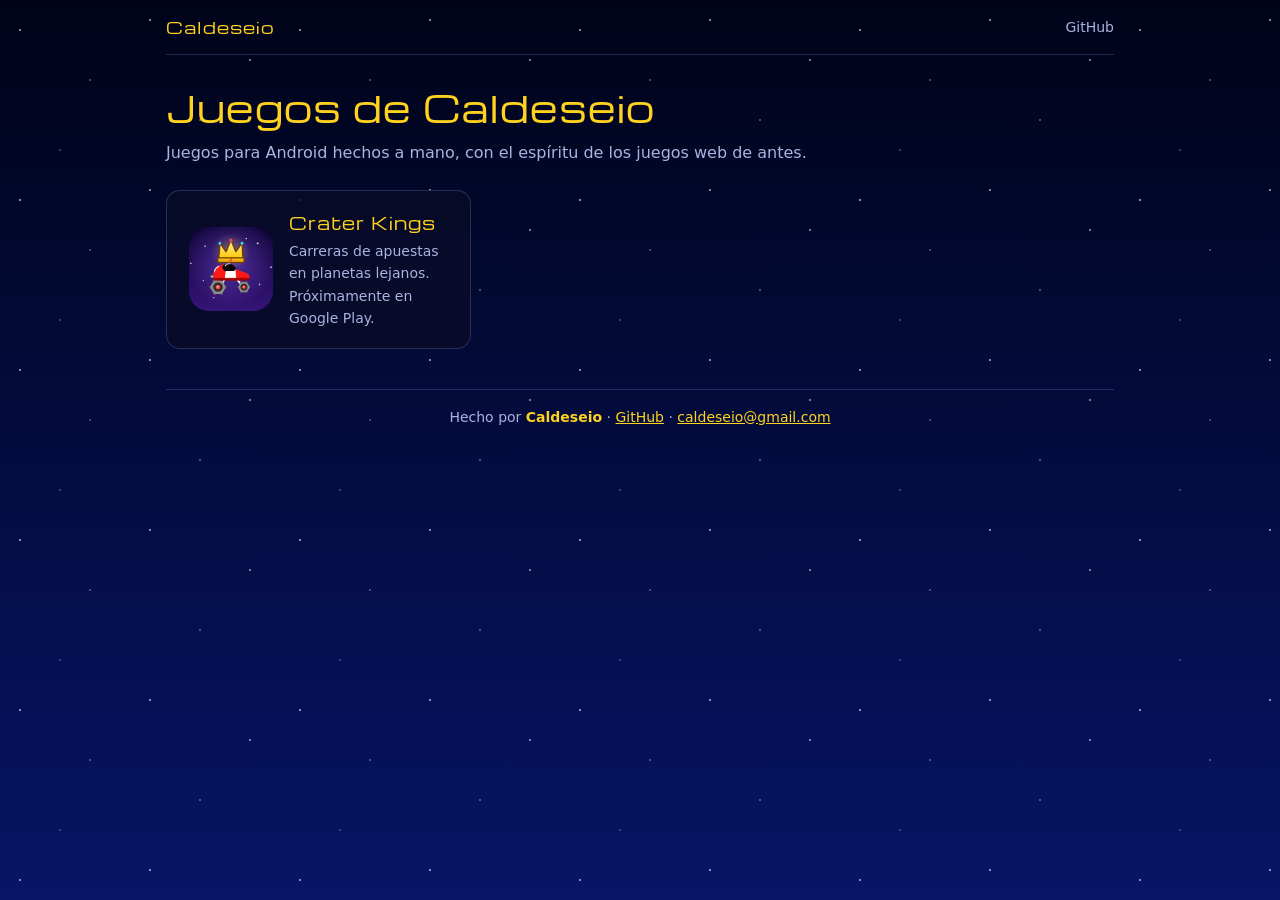
<file: index.html>
<!doctype html>
<html lang="es">
<head>
<meta charset="utf-8">
<meta name="viewport" content="width=device-width, initial-scale=1">
<title>Juegos de Caldeseio</title>
<meta name="description" content="Juegos para Android hechos por Caldeseio.">
<link rel="icon" type="image/png" href="favicon.png">
<link rel="stylesheet" href="estilo.css">
</head>
<body>
<div class="page">
  <header class="bar">
    <a class="brand" href="./">Caldeseio</a>
    <nav><a href="https://github.com/Caldeseio">GitHub</a></nav>
  </header>

  <main>
    <h1 class="title">Juegos de Caldeseio</h1>
    <p class="lead">Juegos para Android hechos a mano, con el espíritu de los juegos web de antes.</p>

    <div class="games">
      <a class="game panel" href="crater-kings/">
        <img src="crater-kings/img/icono.png" width="84" height="84" alt="">
        <div>
          <h3>Crater Kings</h3>
          <p>Carreras de apuestas en planetas lejanos. Próximamente en Google Play.</p>
        </div>
      </a>
    </div>
  </main>

  <footer>
    Hecho por <b>Caldeseio</b> ·
    <a href="https://github.com/Caldeseio">GitHub</a> ·
    <a href="mailto:caldeseio@gmail.com">caldeseio@gmail.com</a>
  </footer>
</div>
</body>
</html>
</file>
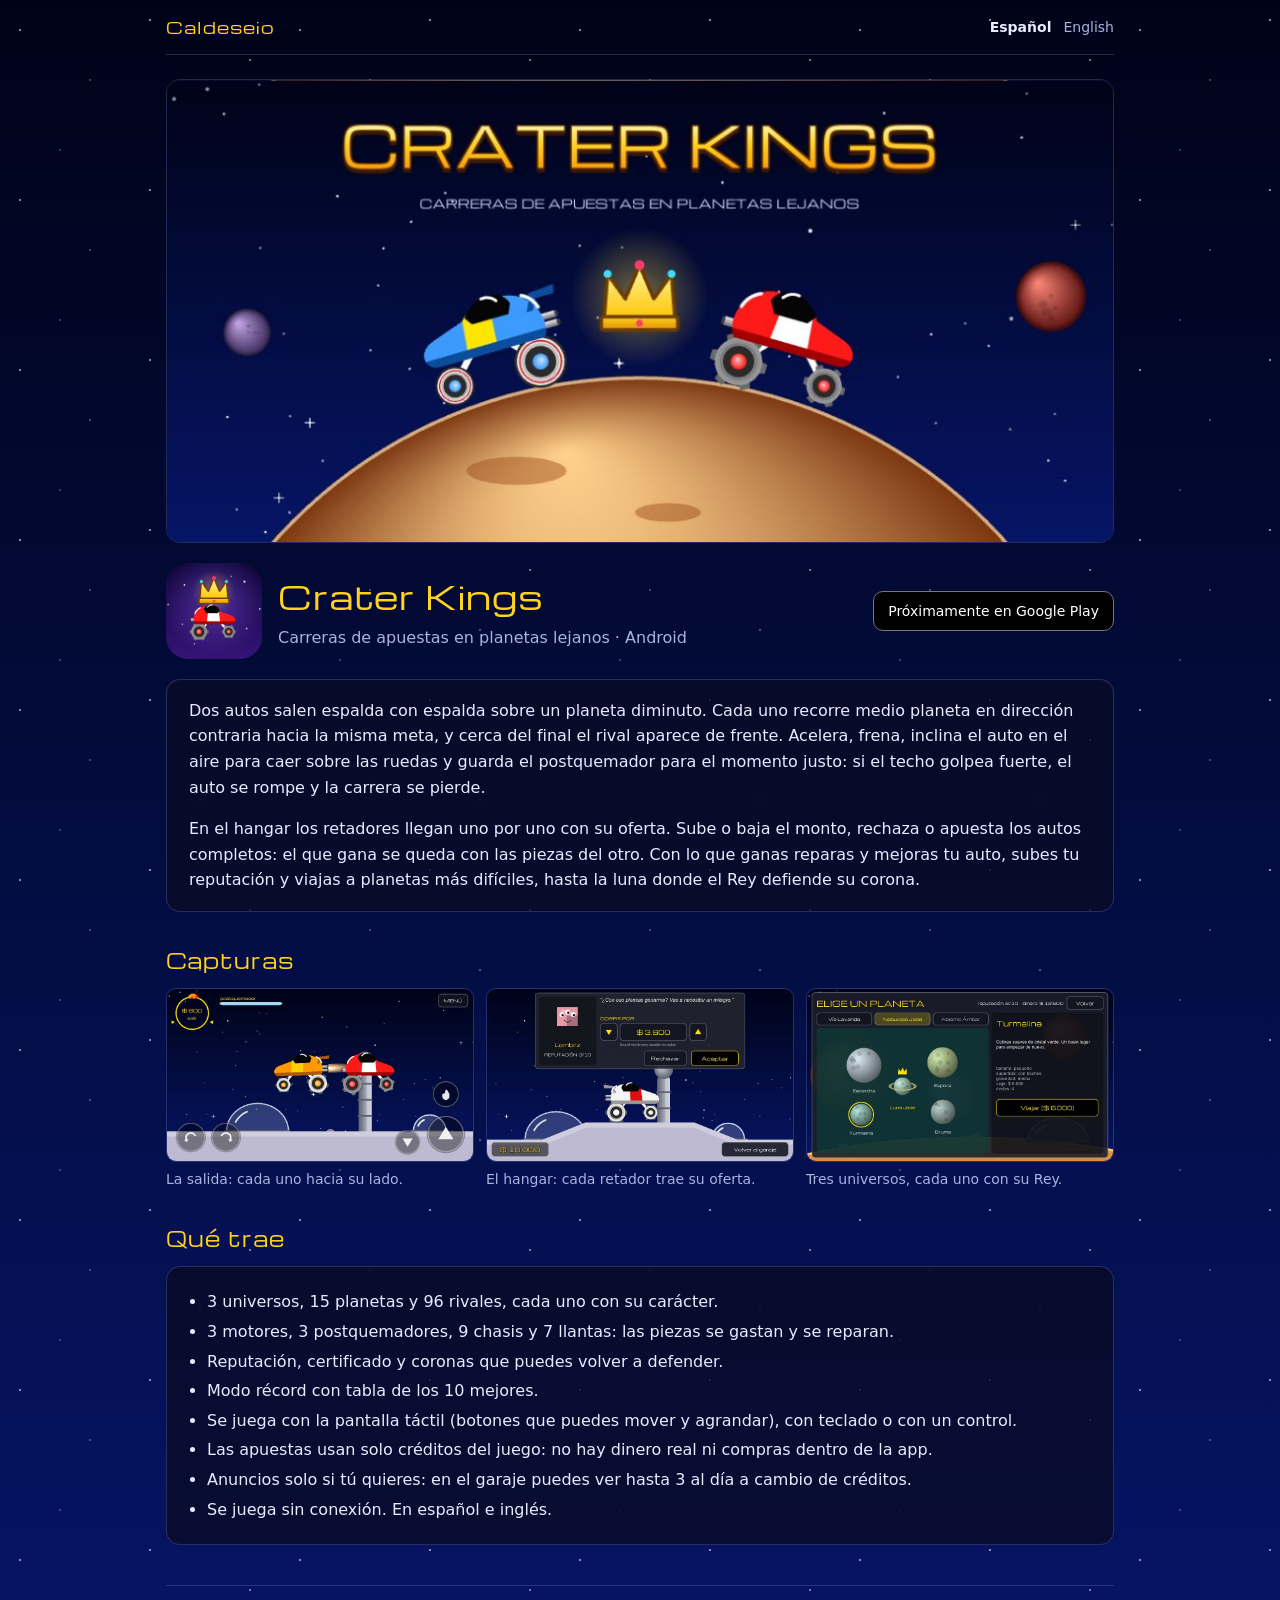
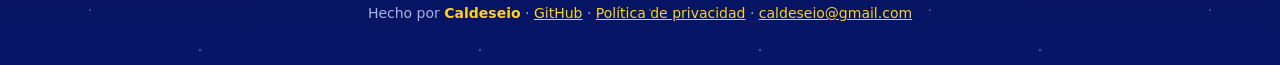
<file: crater-kings/index.html>
<!doctype html>
<html lang="es">
<head>
<meta charset="utf-8">
<meta name="viewport" content="width=device-width, initial-scale=1">
<title>Crater Kings · carreras de apuestas en planetas lejanos</title>
<meta name="description" content="Juego de carreras para Android: dos autos espalda con espalda en un planeta diminuto, cada uno por su lado. Apuesta créditos del juego, mejora tu auto y gánale la corona al Rey.">
<meta property="og:title" content="Crater Kings">
<meta property="og:description" content="Carreras de apuestas en planetas lejanos, para Android.">
<meta property="og:image" content="https://caldeseio.github.io/crater-kings/img/destacado.jpg">
<link rel="alternate" hreflang="es" href="https://caldeseio.github.io/crater-kings/">
<link rel="alternate" hreflang="en" href="https://caldeseio.github.io/crater-kings/en/">
<link rel="icon" type="image/png" href="../favicon.png">
<link rel="stylesheet" href="../estilo.css">
</head>
<body>
<div class="page">
  <header class="bar">
    <a class="brand" href="../">Caldeseio</a>
    <nav><a class="on" href="./">Español</a><a href="en/" lang="en">English</a></nav>
  </header>

  <main>
    <div class="hero"><img src="img/destacado.jpg" width="960" height="469" alt="Dos autos espalda con espalda sobre un planeta pequeño, con una corona entre ellos"></div>

    <section class="app">
      <img src="img/icono.png" width="96" height="96" alt="">
      <div>
        <h1>Crater Kings</h1>
        <p>Carreras de apuestas en planetas lejanos · Android</p>
      </div>
      <span class="badge">Próximamente en Google Play</span>
    </section>

    <section class="panel">
      <p>Dos autos salen espalda con espalda sobre un planeta diminuto. Cada uno recorre medio planeta en dirección contraria hacia la misma meta, y cerca del final el rival aparece de frente. Acelera, frena, inclina el auto en el aire para caer sobre las ruedas y guarda el postquemador para el momento justo: si el techo golpea fuerte, el auto se rompe y la carrera se pierde.</p>
      <p>En el hangar los retadores llegan uno por uno con su oferta. Sube o baja el monto, rechaza o apuesta los autos completos: el que gana se queda con las piezas del otro. Con lo que ganas reparas y mejoras tu auto, subes tu reputación y viajas a planetas más difíciles, hasta la luna donde el Rey defiende su corona.</p>
    </section>

    <h2>Capturas</h2>
    <div class="shots">
      <figure><img src="img/carrera.jpg" width="960" height="540" alt="La salida de una carrera: un auto naranja y uno rojo, espalda con espalda"><figcaption>La salida: cada uno hacia su lado.</figcaption></figure>
      <figure><img src="img/hangar.jpg" width="960" height="540" alt="El hangar: un retador ofrece una apuesta de 3.600 créditos"><figcaption>El hangar: cada retador trae su oferta.</figcaption></figure>
      <figure><img src="img/planetas.jpg" width="960" height="540" alt="El mapa de la Nebulosa Jade con sus planetas y su luna"><figcaption>Tres universos, cada uno con su Rey.</figcaption></figure>
    </div>

    <h2>Qué trae</h2>
    <ul class="features panel">
      <li>3 universos, 15 planetas y 96 rivales, cada uno con su carácter.</li>
      <li>3 motores, 3 postquemadores, 9 chasis y 7 llantas: las piezas se gastan y se reparan.</li>
      <li>Reputación, certificado y coronas que puedes volver a defender.</li>
      <li>Modo récord con tabla de los 10 mejores.</li>
      <li>Se juega con la pantalla táctil (botones que puedes mover y agrandar), con teclado o con un control.</li>
      <li>Las apuestas usan solo créditos del juego: no hay dinero real ni compras dentro de la app.</li>
      <li>Anuncios solo si tú quieres: en el garaje puedes ver hasta 3 al día a cambio de créditos.</li>
      <li>Se juega sin conexión. En español e inglés.</li>
    </ul>
  </main>

  <footer>
    Hecho por <b>Caldeseio</b> ·
    <a href="https://github.com/Caldeseio">GitHub</a> ·
    <a href="privacidad.html">Política de privacidad</a> ·
    <a href="mailto:caldeseio@gmail.com">caldeseio@gmail.com</a>
  </footer>
</div>
</body>
</html>
</file>
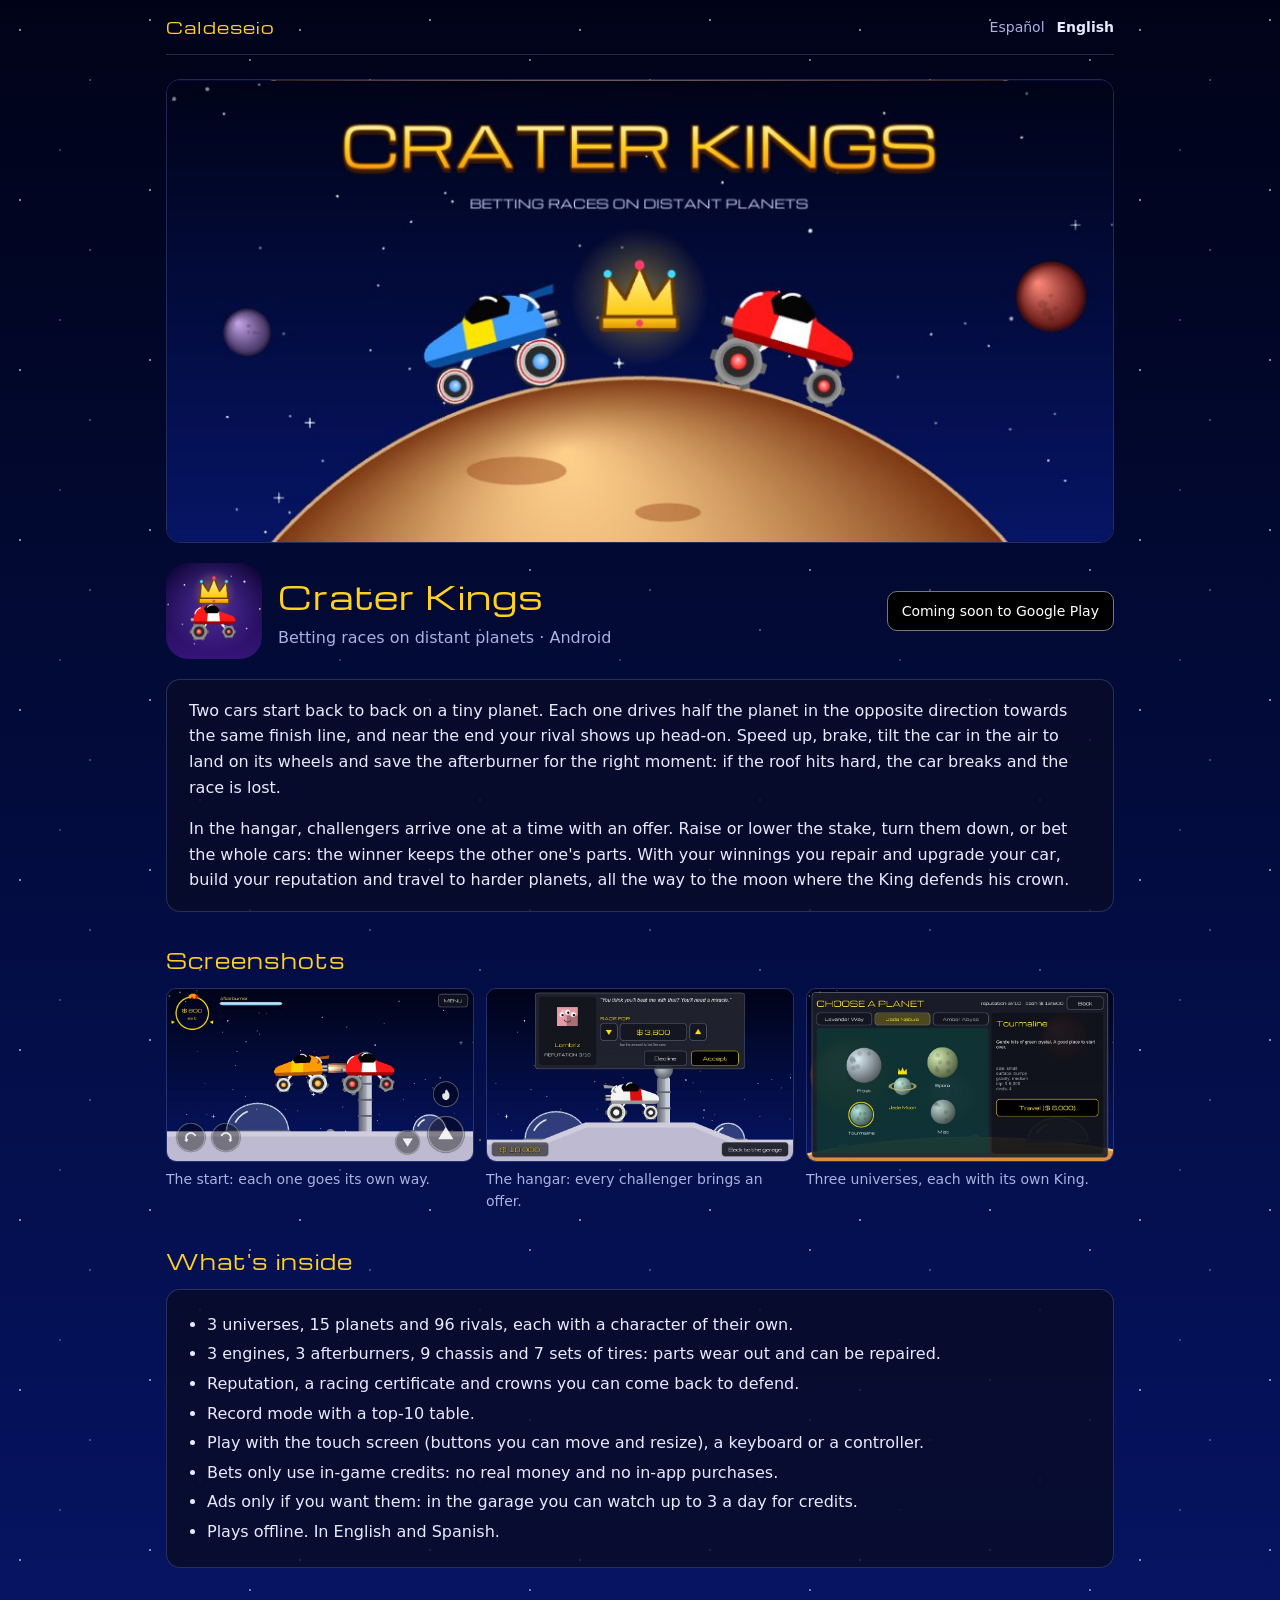
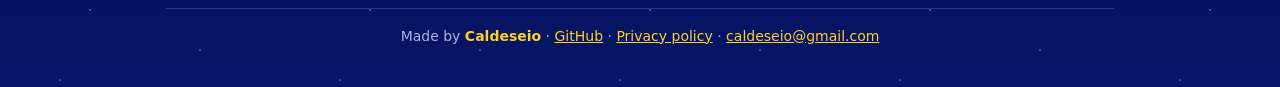
<file: crater-kings/en/index.html>
<!doctype html>
<html lang="en">
<head>
<meta charset="utf-8">
<meta name="viewport" content="width=device-width, initial-scale=1">
<title>Crater Kings · betting races on distant planets</title>
<meta name="description" content="A racing game for Android: two cars back to back on a tiny planet, each going its own way. Bet in-game credits, upgrade your car and take the crown from the King.">
<meta property="og:title" content="Crater Kings">
<meta property="og:description" content="Betting races on distant planets, for Android.">
<meta property="og:image" content="https://caldeseio.github.io/crater-kings/img/en/destacado.jpg">
<link rel="alternate" hreflang="es" href="https://caldeseio.github.io/crater-kings/">
<link rel="alternate" hreflang="en" href="https://caldeseio.github.io/crater-kings/en/">
<link rel="icon" type="image/png" href="../../favicon.png">
<link rel="stylesheet" href="../../estilo.css">
</head>
<body>
<div class="page">
  <header class="bar">
    <a class="brand" href="../../">Caldeseio</a>
    <nav><a href="../" lang="es">Español</a><a class="on" href="./">English</a></nav>
  </header>

  <main>
    <div class="hero"><img src="../img/en/destacado.jpg" width="960" height="469" alt="Two cars back to back on a small planet, with a crown between them"></div>

    <section class="app">
      <img src="../img/icono.png" width="96" height="96" alt="">
      <div>
        <h1>Crater Kings</h1>
        <p>Betting races on distant planets · Android</p>
      </div>
      <span class="badge">Coming soon to Google Play</span>
    </section>

    <section class="panel">
      <p>Two cars start back to back on a tiny planet. Each one drives half the planet in the opposite direction towards the same finish line, and near the end your rival shows up head-on. Speed up, brake, tilt the car in the air to land on its wheels and save the afterburner for the right moment: if the roof hits hard, the car breaks and the race is lost.</p>
      <p>In the hangar, challengers arrive one at a time with an offer. Raise or lower the stake, turn them down, or bet the whole cars: the winner keeps the other one's parts. With your winnings you repair and upgrade your car, build your reputation and travel to harder planets, all the way to the moon where the King defends his crown.</p>
    </section>

    <h2>Screenshots</h2>
    <div class="shots">
      <figure><img src="../img/en/carrera.jpg" width="960" height="540" alt="The start of a race: an orange car and a red one, back to back"><figcaption>The start: each one goes its own way.</figcaption></figure>
      <figure><img src="../img/en/hangar.jpg" width="960" height="540" alt="The hangar: a challenger offers a bet of 3,600 credits"><figcaption>The hangar: every challenger brings an offer.</figcaption></figure>
      <figure><img src="../img/en/planetas.jpg" width="960" height="540" alt="The map of the Jade Nebula with its planets and its moon"><figcaption>Three universes, each with its own King.</figcaption></figure>
    </div>

    <h2>What's inside</h2>
    <ul class="features panel">
      <li>3 universes, 15 planets and 96 rivals, each with a character of their own.</li>
      <li>3 engines, 3 afterburners, 9 chassis and 7 sets of tires: parts wear out and can be repaired.</li>
      <li>Reputation, a racing certificate and crowns you can come back to defend.</li>
      <li>Record mode with a top-10 table.</li>
      <li>Play with the touch screen (buttons you can move and resize), a keyboard or a controller.</li>
      <li>Bets only use in-game credits: no real money and no in-app purchases.</li>
      <li>Ads only if you want them: in the garage you can watch up to 3 a day for credits.</li>
      <li>Plays offline. In English and Spanish.</li>
    </ul>
  </main>

  <footer>
    Made by <b>Caldeseio</b> ·
    <a href="https://github.com/Caldeseio">GitHub</a> ·
    <a href="../privacidad.html#en">Privacy policy</a> ·
    <a href="mailto:caldeseio@gmail.com">caldeseio@gmail.com</a>
  </footer>
</div>
</body>
</html>
</file>
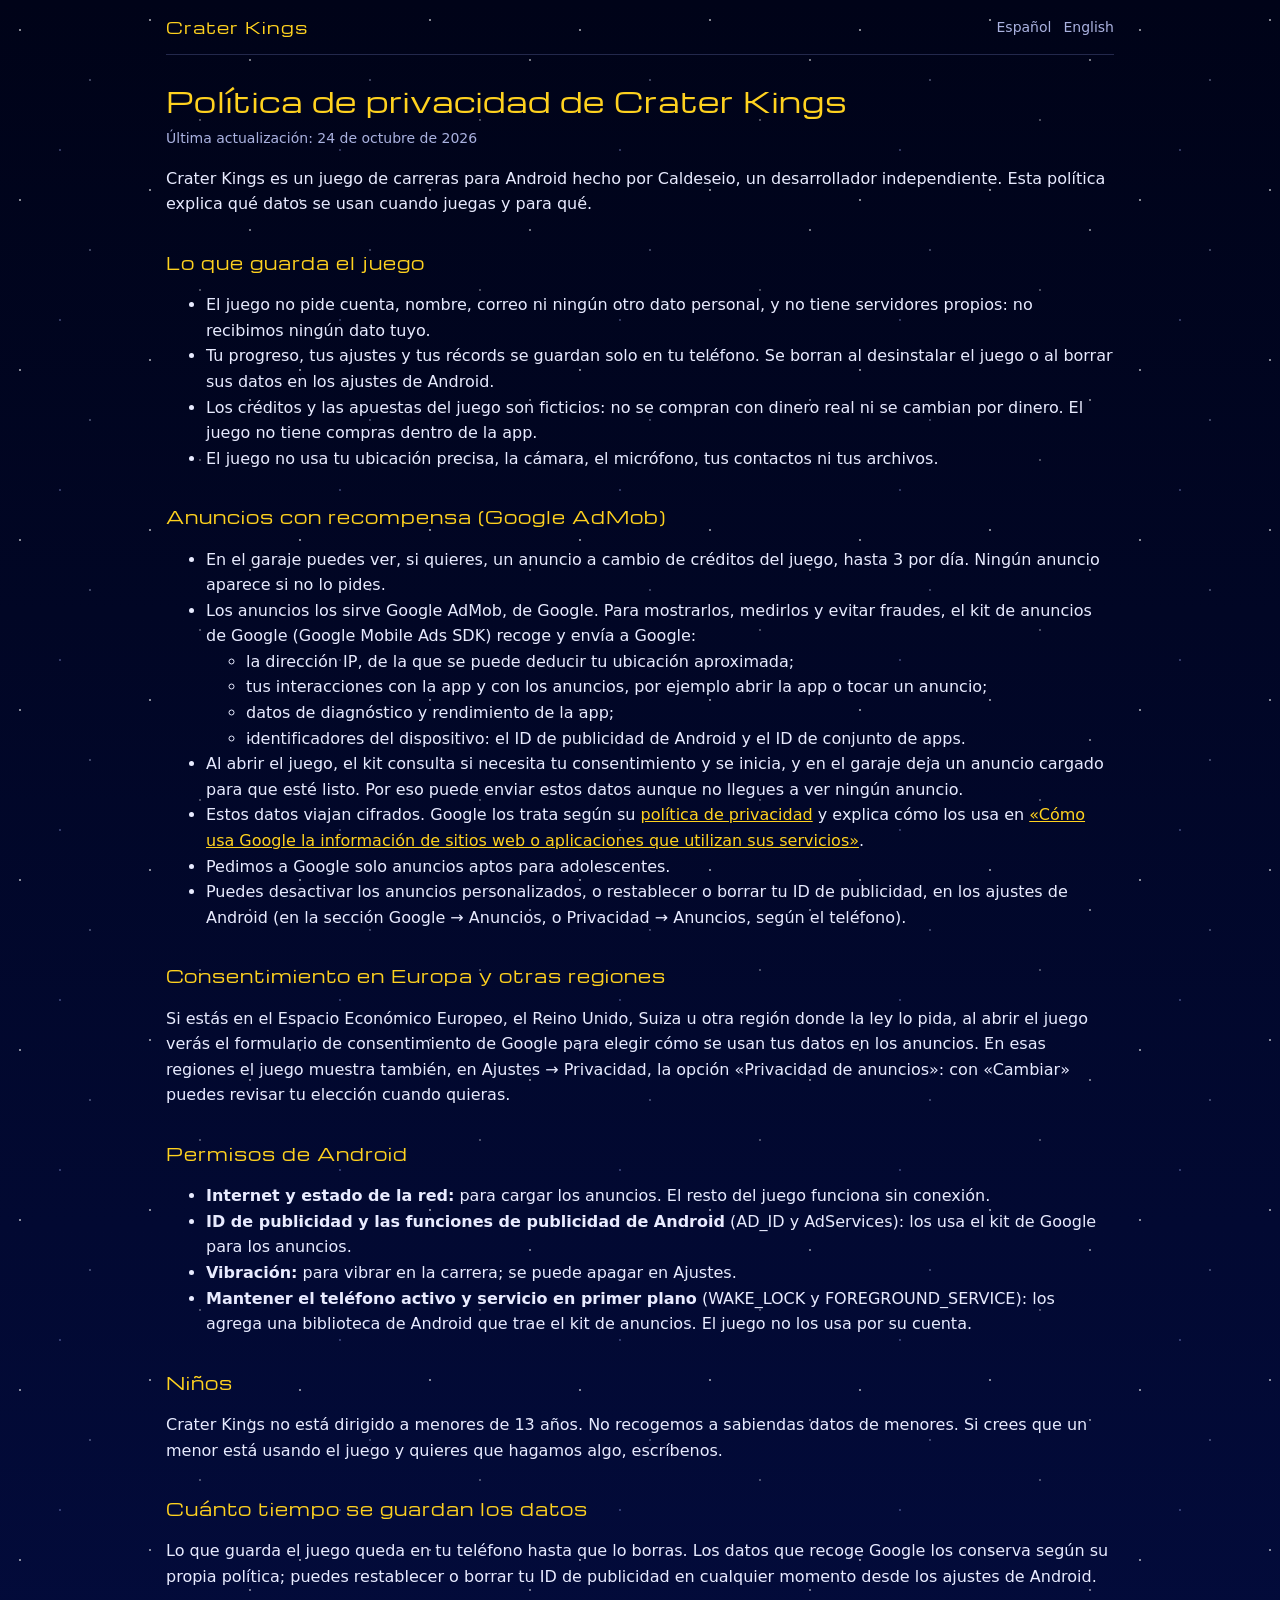
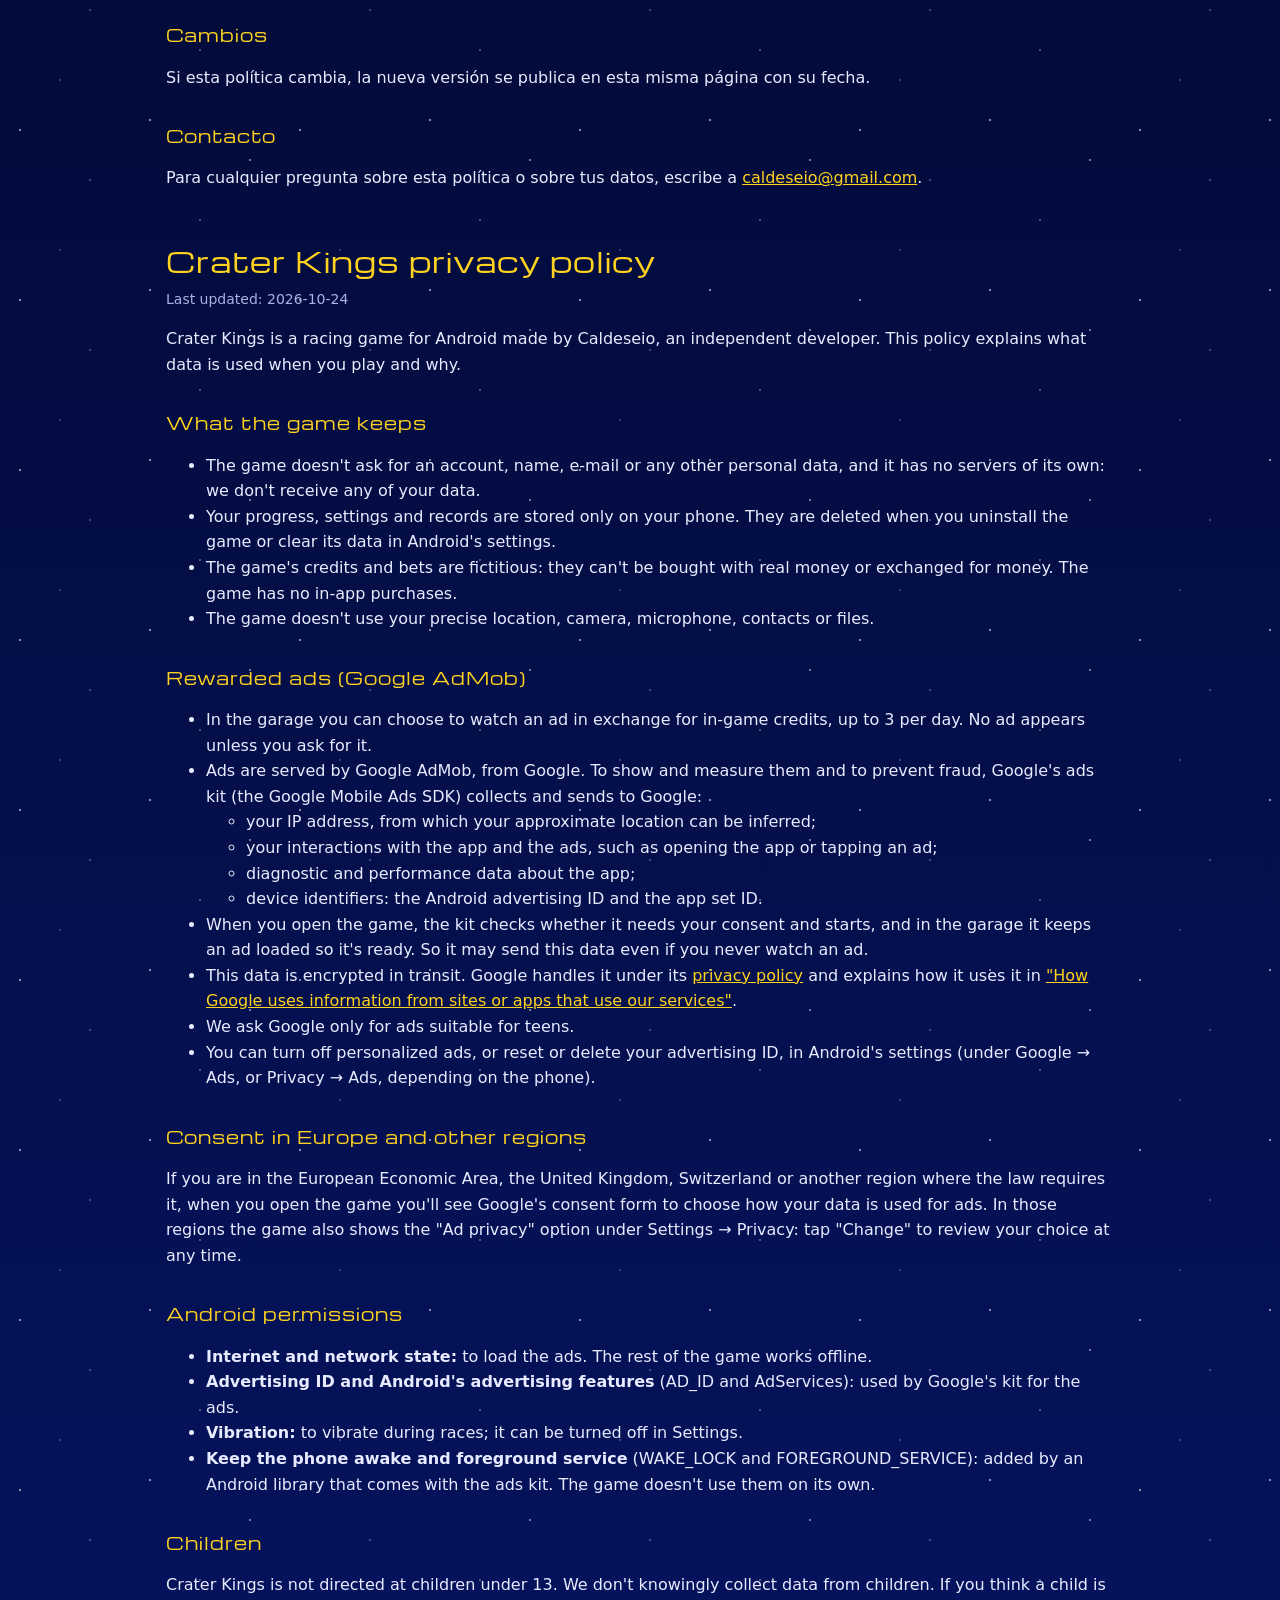
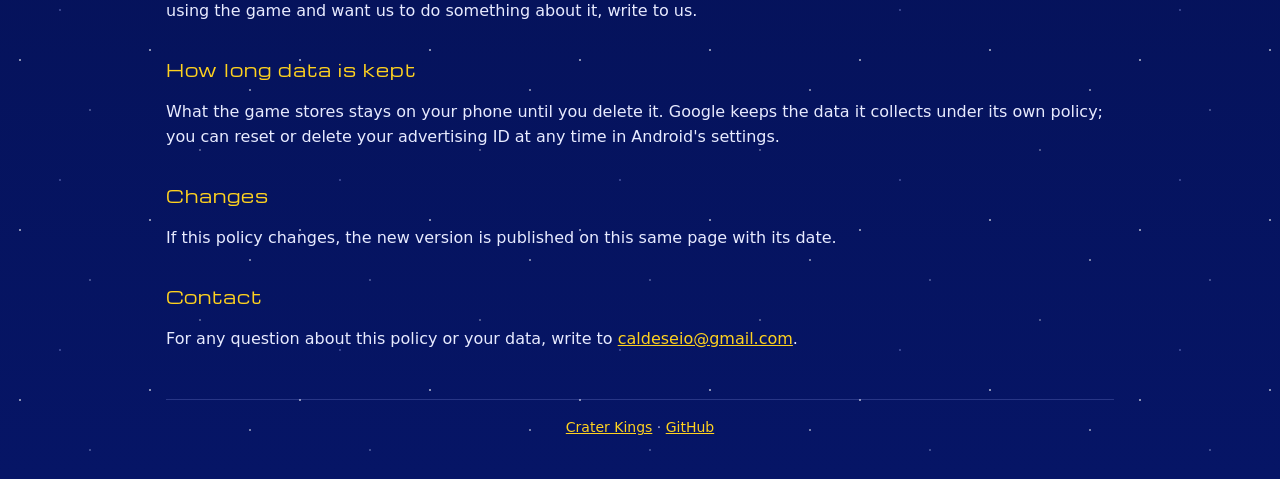
<file: crater-kings/privacidad.html>
<!doctype html>
<html lang="es">
<head>
<meta charset="utf-8">
<meta name="viewport" content="width=device-width, initial-scale=1">
<title>Crater Kings · Política de privacidad / Privacy policy</title>
<meta name="description" content="Política de privacidad del juego Crater Kings para Android. Privacy policy of the Crater Kings game for Android.">
<link rel="icon" type="image/png" href="../favicon.png">
<link rel="stylesheet" href="../estilo.css">
</head>
<body>
<div class="page legal">
  <header class="bar">
    <a class="brand" href="./">Crater Kings</a>
    <nav><a href="#es">Español</a><a href="#en" lang="en">English</a></nav>
  </header>

  <main>
    <section id="es">
      <h1>Política de privacidad de Crater Kings</h1>
      <p class="date">Última actualización: 24 de octubre de 2026</p>
      <p>Crater Kings es un juego de carreras para Android hecho por Caldeseio, un desarrollador independiente. Esta política explica qué datos se usan cuando juegas y para qué.</p>

      <h2>Lo que guarda el juego</h2>
      <ul>
        <li>El juego no pide cuenta, nombre, correo ni ningún otro dato personal, y no tiene servidores propios: no recibimos ningún dato tuyo.</li>
        <li>Tu progreso, tus ajustes y tus récords se guardan solo en tu teléfono. Se borran al desinstalar el juego o al borrar sus datos en los ajustes de Android.</li>
        <li>Los créditos y las apuestas del juego son ficticios: no se compran con dinero real ni se cambian por dinero. El juego no tiene compras dentro de la app.</li>
        <li>El juego no usa tu ubicación precisa, la cámara, el micrófono, tus contactos ni tus archivos.</li>
      </ul>

      <h2>Anuncios con recompensa (Google AdMob)</h2>
      <ul>
        <li>En el garaje puedes ver, si quieres, un anuncio a cambio de créditos del juego, hasta 3 por día. Ningún anuncio aparece si no lo pides.</li>
        <li>Los anuncios los sirve Google AdMob, de Google. Para mostrarlos, medirlos y evitar fraudes, el kit de anuncios de Google (Google Mobile Ads SDK) recoge y envía a Google:
          <ul>
            <li>la dirección IP, de la que se puede deducir tu ubicación aproximada;</li>
            <li>tus interacciones con la app y con los anuncios, por ejemplo abrir la app o tocar un anuncio;</li>
            <li>datos de diagnóstico y rendimiento de la app;</li>
            <li>identificadores del dispositivo: el ID de publicidad de Android y el ID de conjunto de apps.</li>
          </ul>
        </li>
        <li>Al abrir el juego, el kit consulta si necesita tu consentimiento y se inicia, y en el garaje deja un anuncio cargado para que esté listo. Por eso puede enviar estos datos aunque no llegues a ver ningún anuncio.</li>
        <li>Estos datos viajan cifrados. Google los trata según su <a href="https://policies.google.com/privacy">política de privacidad</a> y explica cómo los usa en <a href="https://policies.google.com/technologies/partner-sites">«Cómo usa Google la información de sitios web o aplicaciones que utilizan sus servicios»</a>.</li>
        <li>Pedimos a Google solo anuncios aptos para adolescentes.</li>
        <li>Puedes desactivar los anuncios personalizados, o restablecer o borrar tu ID de publicidad, en los ajustes de Android (en la sección Google → Anuncios, o Privacidad → Anuncios, según el teléfono).</li>
      </ul>

      <h2>Consentimiento en Europa y otras regiones</h2>
      <p>Si estás en el Espacio Económico Europeo, el Reino Unido, Suiza u otra región donde la ley lo pida, al abrir el juego verás el formulario de consentimiento de Google para elegir cómo se usan tus datos en los anuncios. En esas regiones el juego muestra también, en Ajustes → Privacidad, la opción «Privacidad de anuncios»: con «Cambiar» puedes revisar tu elección cuando quieras.</p>

      <h2>Permisos de Android</h2>
      <ul>
        <li><b>Internet y estado de la red:</b> para cargar los anuncios. El resto del juego funciona sin conexión.</li>
        <li><b>ID de publicidad y las funciones de publicidad de Android</b> (AD_ID y AdServices): los usa el kit de Google para los anuncios.</li>
        <li><b>Vibración:</b> para vibrar en la carrera; se puede apagar en Ajustes.</li>
        <li><b>Mantener el teléfono activo y servicio en primer plano</b> (WAKE_LOCK y FOREGROUND_SERVICE): los agrega una biblioteca de Android que trae el kit de anuncios. El juego no los usa por su cuenta.</li>
      </ul>

      <h2>Niños</h2>
      <p>Crater Kings no está dirigido a menores de 13 años. No recogemos a sabiendas datos de menores. Si crees que un menor está usando el juego y quieres que hagamos algo, escríbenos.</p>

      <h2>Cuánto tiempo se guardan los datos</h2>
      <p>Lo que guarda el juego queda en tu teléfono hasta que lo borras. Los datos que recoge Google los conserva según su propia política; puedes restablecer o borrar tu ID de publicidad en cualquier momento desde los ajustes de Android.</p>

      <h2>Cambios</h2>
      <p>Si esta política cambia, la nueva versión se publica en esta misma página con su fecha.</p>

      <h2>Contacto</h2>
      <p>Para cualquier pregunta sobre esta política o sobre tus datos, escribe a <a href="mailto:caldeseio@gmail.com">caldeseio@gmail.com</a>.</p>
    </section>

    <section id="en" lang="en">
      <h1>Crater Kings privacy policy</h1>
      <p class="date">Last updated: 2026-10-24</p>
      <p>Crater Kings is a racing game for Android made by Caldeseio, an independent developer. This policy explains what data is used when you play and why.</p>

      <h2>What the game keeps</h2>
      <ul>
        <li>The game doesn't ask for an account, name, e-mail or any other personal data, and it has no servers of its own: we don't receive any of your data.</li>
        <li>Your progress, settings and records are stored only on your phone. They are deleted when you uninstall the game or clear its data in Android's settings.</li>
        <li>The game's credits and bets are fictitious: they can't be bought with real money or exchanged for money. The game has no in-app purchases.</li>
        <li>The game doesn't use your precise location, camera, microphone, contacts or files.</li>
      </ul>

      <h2>Rewarded ads (Google AdMob)</h2>
      <ul>
        <li>In the garage you can choose to watch an ad in exchange for in-game credits, up to 3 per day. No ad appears unless you ask for it.</li>
        <li>Ads are served by Google AdMob, from Google. To show and measure them and to prevent fraud, Google's ads kit (the Google Mobile Ads SDK) collects and sends to Google:
          <ul>
            <li>your IP address, from which your approximate location can be inferred;</li>
            <li>your interactions with the app and the ads, such as opening the app or tapping an ad;</li>
            <li>diagnostic and performance data about the app;</li>
            <li>device identifiers: the Android advertising ID and the app set ID.</li>
          </ul>
        </li>
        <li>When you open the game, the kit checks whether it needs your consent and starts, and in the garage it keeps an ad loaded so it's ready. So it may send this data even if you never watch an ad.</li>
        <li>This data is encrypted in transit. Google handles it under its <a href="https://policies.google.com/privacy">privacy policy</a> and explains how it uses it in <a href="https://policies.google.com/technologies/partner-sites">"How Google uses information from sites or apps that use our services"</a>.</li>
        <li>We ask Google only for ads suitable for teens.</li>
        <li>You can turn off personalized ads, or reset or delete your advertising ID, in Android's settings (under Google → Ads, or Privacy → Ads, depending on the phone).</li>
      </ul>

      <h2>Consent in Europe and other regions</h2>
      <p>If you are in the European Economic Area, the United Kingdom, Switzerland or another region where the law requires it, when you open the game you'll see Google's consent form to choose how your data is used for ads. In those regions the game also shows the "Ad privacy" option under Settings → Privacy: tap "Change" to review your choice at any time.</p>

      <h2>Android permissions</h2>
      <ul>
        <li><b>Internet and network state:</b> to load the ads. The rest of the game works offline.</li>
        <li><b>Advertising ID and Android's advertising features</b> (AD_ID and AdServices): used by Google's kit for the ads.</li>
        <li><b>Vibration:</b> to vibrate during races; it can be turned off in Settings.</li>
        <li><b>Keep the phone awake and foreground service</b> (WAKE_LOCK and FOREGROUND_SERVICE): added by an Android library that comes with the ads kit. The game doesn't use them on its own.</li>
      </ul>

      <h2>Children</h2>
      <p>Crater Kings is not directed at children under 13. We don't knowingly collect data from children. If you think a child is using the game and want us to do something about it, write to us.</p>

      <h2>How long data is kept</h2>
      <p>What the game stores stays on your phone until you delete it. Google keeps the data it collects under its own policy; you can reset or delete your advertising ID at any time in Android's settings.</p>

      <h2>Changes</h2>
      <p>If this policy changes, the new version is published on this same page with its date.</p>

      <h2>Contact</h2>
      <p>For any question about this policy or your data, write to <a href="mailto:caldeseio@gmail.com">caldeseio@gmail.com</a>.</p>
    </section>
  </main>

  <footer>
    <a href="./">Crater Kings</a> · <a href="https://github.com/Caldeseio">GitHub</a>
  </footer>
</div>
</body>
</html>
</file>
<file: estilo.css>
/* Caldeseio's games: the night sky and gold lettering of Crater Kings. The font is hosted here (Michroma, SIL OFL). */
@font-face {
  font-family: "Michroma";
  src: url("fonts/Michroma-Regular.ttf") format("truetype");
  font-display: swap;
}

:root {
  --sky-top: #000318;
  --sky-bottom: #061566;
  --panel: rgba(9, 12, 40, 0.82);
  --line: rgba(160, 175, 255, 0.22);
  --gold: #ffd21f;
  --text: #e8ebff;
  --muted: #aab2e0;
}

* { box-sizing: border-box; }

html { background: var(--sky-top); }

body {
  margin: 0;
  min-height: 100vh;
  color: var(--text);
  font: 16px/1.6 system-ui, -apple-system, "Segoe UI", Roboto, sans-serif;
  background:
    radial-gradient(1.5px 1.5px at 20px 30px, #fff, transparent),
    radial-gradient(1px 1px at 90px 80px, #cfd8ff, transparent),
    radial-gradient(1.5px 1.5px at 150px 20px, #fff, transparent),
    radial-gradient(1px 1px at 200px 120px, #fff, transparent),
    radial-gradient(1px 1px at 60px 150px, #aab4ff, transparent),
    radial-gradient(1.3px 1.3px at 250px 60px, #fff, transparent),
    linear-gradient(var(--sky-top), var(--sky-bottom));
  background-size: 280px 170px, 280px 170px, 280px 170px, 280px 170px, 280px 170px, 280px 170px, 100% 100%;
}

a { color: var(--gold); }

.page { max-width: 980px; margin: 0 auto; padding: 0 16px 40px; }

header.bar {
  display: flex; align-items: center; gap: 16px;
  padding: 14px 0; border-bottom: 1px solid var(--line); margin-bottom: 24px;
}
header.bar .brand { font-family: "Michroma", sans-serif; color: var(--gold); text-decoration: none; letter-spacing: 1px; }
header.bar nav { margin-left: auto; font-size: 14px; }
header.bar nav a { color: var(--muted); text-decoration: none; margin-left: 12px; }
header.bar nav a.on { color: var(--text); font-weight: 600; }

h1, h2, h3 { font-family: "Michroma", sans-serif; font-weight: normal; letter-spacing: 1px; }
h1 { color: var(--gold); }
h2 { color: var(--gold); font-size: 20px; margin: 32px 0 12px; }
h1.title { font-size: clamp(24px, 5vw, 36px); margin: 8px 0 4px; }
.lead { color: var(--muted); margin: 0 0 24px; }

.hero { border-radius: 14px; overflow: hidden; border: 1px solid var(--line); }
.hero img { display: block; width: 100%; height: auto; }

.app { display: flex; flex-wrap: wrap; align-items: center; gap: 16px; margin: 20px 0; }
.app img { width: 96px; height: 96px; border-radius: 22px; flex: none; }
.app h1 { margin: 0; font-size: clamp(24px, 5vw, 32px); }
.app p { margin: 2px 0 0; color: var(--muted); }
.badge {
  margin-left: auto;
  background: #000; color: #fff; border: 1px solid #777; border-radius: 10px;
  padding: 8px 14px; font-size: 14px; white-space: nowrap;
}

.panel { background: var(--panel); border: 1px solid var(--line); border-radius: 14px; padding: 18px 22px; }
.panel > p:first-child { margin-top: 0; }
.panel > p:last-child { margin-bottom: 0; }

.shots { display: grid; grid-template-columns: repeat(3, 1fr); gap: 12px; }
.shots figure { margin: 0; }
.shots img { width: 100%; height: auto; border-radius: 10px; border: 1px solid var(--line); display: block; }
.shots figcaption { color: var(--muted); font-size: 14px; margin-top: 6px; }
@media (max-width: 700px) { .shots { grid-template-columns: 1fr; } }
.note { color: var(--muted); font-size: 14px; }

ul.features { margin: 0; padding-left: 40px; }
ul.features li { margin: 4px 0; }

.games { display: grid; grid-template-columns: repeat(auto-fill, minmax(260px, 1fr)); gap: 16px; }
.game { display: flex; gap: 16px; align-items: center; text-decoration: none; color: var(--text); }
.game img { width: 84px; height: 84px; border-radius: 20px; flex: none; }
.game h3 { margin: 0 0 4px; color: var(--gold); font-size: 17px; }
.game p { margin: 0; color: var(--muted); font-size: 14px; }

.legal h1 { font-size: clamp(20px, 4.5vw, 28px); margin: 8px 0 4px; }
.legal h2 { font-size: 17px; }
.legal section { margin-bottom: 48px; }
.date { color: var(--muted); font-size: 14px; margin-top: 0; }

footer {
  margin-top: 40px; padding-top: 16px; border-top: 1px solid var(--line);
  color: var(--muted); font-size: 14px; text-align: center;
}
footer b { color: var(--gold); font-weight: 600; }
</file>
